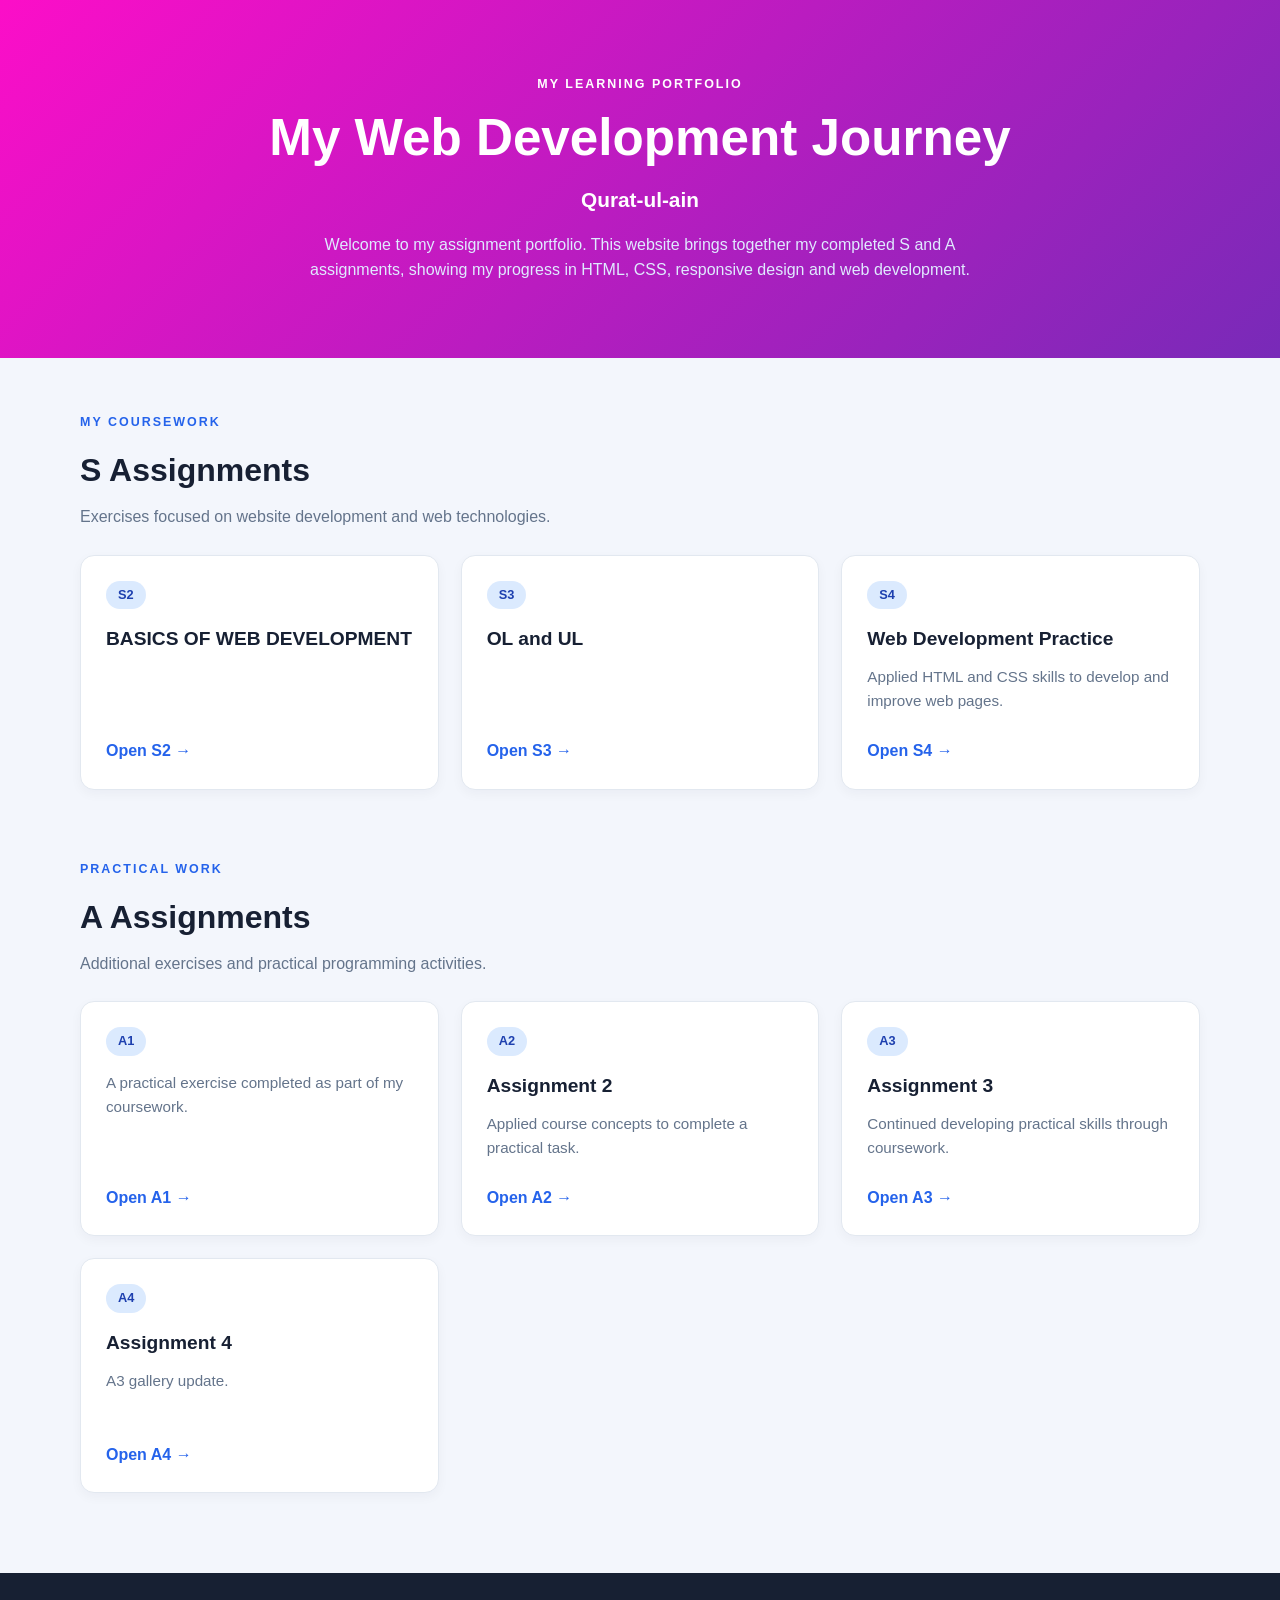
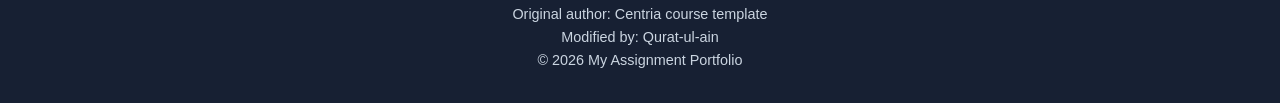
<file: index.html>
<!DOCTYPE html>
<html lang="en">
<head>
    <meta charset="UTF-8">
    <meta name="viewport" content="width=device-width, initial-scale=1.0">

    <title>My Assignments</title>

    <link rel="icon" href="favicon.ico">
</head> 

<style>


/* General page settings */
* {
    margin: 0;
    padding: 0;
    box-sizing: border-box;
}

:root {
    --primary: #2563eb;
    --primary-dark: #1e40af;
    --background: #f3f6fc;
    --card-background: #ffffff;
    --text: #172033;
    --muted: #64748b;
    --border: #e2e8f0;
}

body {
    font-family: Arial, Helvetica, sans-serif;
    background: var(--background);
    color: var(--text);
    line-height: 1.6;
}

.container {
    width: min(1120px, 90%);
    margin: 0 auto;
}

/* Header */
.hero {
    background: linear-gradient(135deg, #fc0ec8, #782ab8);
    color: white;
    padding: 75px 0;
    text-align: center;
}

.eyebrow {
    font-size: 0.78rem;
    font-weight: bold;
    letter-spacing: 2px;
    margin-bottom: 12px;
}

.hero h1 {
    font-size: clamp(2rem, 5vw, 3.2rem);
    line-height: 1.2;
    margin-bottom: 15px;
}

.hero h2 {
    font-size: 1.3rem;
    margin-bottom: 15px;
}

.intro {
    max-width: 680px;
    margin: 0 auto;
    color: #e0eaff;
}


.assignment-section {
    padding: 55px 0 15px;
}

.section-heading {
    margin-bottom: 25px;
}

.section-heading .eyebrow {
    color: var(--primary);
}

.section-heading h2 {
    font-size: 2rem;
    margin-bottom: 8px;
}

.section-heading > p:last-child {
    color: var(--muted);
}

/* Required CSS Grid layout */
.card-grid {
    display: grid;
    grid-template-columns: repeat(3, minmax(0, 1fr));
    gap: 22px;
}

/* Assignment cards */
.assignment-card {
    display: flex;
    flex-direction: column;
    align-items: flex-start;
    background: var(--card-background);
    border: 1px solid var(--border);
    border-radius: 14px;
    padding: 25px;
    min-height: 235px;
    box-shadow: 0 4px 12px rgba(15, 23, 42, 0.04);
    transition: transform 0.2s, box-shadow 0.2s;
}

.assignment-card:hover {
    transform: translateY(-4px);
    box-shadow: 0 12px 25px rgba(15, 23, 42, 0.09);
}

.tag {
    display: inline-block;
    background: #dbeafe;
    color: var(--primary-dark);
    padding: 4px 12px;
    border-radius: 20px;
    font-size: 0.8rem;
    font-weight: bold;
    margin-bottom: 15px;
}

.assignment-card h3 {
    font-size: 1.2rem;
    margin-bottom: 10px;
}

.assignment-card p {
    color: var(--muted);
    font-size: 0.95rem;
    margin-bottom: 20px;
}

.assignment-card a {
    margin-top: auto;
    color: var(--primary);
    text-decoration: none;
    font-weight: bold;
}

.assignment-card a:hover {
    color: var(--primary-dark);
    text-decoration: underline;
}

/* Footer */
footer {
    margin-top: 65px;
    padding: 30px 0;
    background: #172033;
    color: #cbd5e1;
    text-align: center;
    font-size: 0.9rem;
}

/* Medium screens: two columns */
@media (max-width: 900px) {
    .card-grid {
        grid-template-columns: repeat(2, minmax(0, 1fr));
    }
}

/* Small screens: one column */
@media (max-width: 600px) {
    .hero {
        padding: 50px 0;
    }

    .assignment-section {
        padding-top: 40px;
    }

    .card-grid {
        grid-template-columns: 1fr;
    }

    .assignment-card {
        min-height: 210px;
    }

    .section-heading h2 {
        font-size: 1.7rem;
    }
}


</style>

<body>

    <header class="hero">
        <div class="container">
            <p class="eyebrow">MY LEARNING PORTFOLIO</p>
            <h1>My Web Development Journey</h1>
            <h2>Qurat-ul-ain</h2>
            <p class="intro">
                Welcome to my assignment portfolio. This website brings
                together my completed S and A assignments, showing my
                progress in HTML, CSS, responsive design and web development.
            </p>
        </div>
    </header>

    <main class="container">

        <!-- S assignments -->
        <section class="assignment-section">
            <div class="section-heading">
                <p class="eyebrow">MY COURSEWORK</p>
                <h2>S Assignments</h2>
                <p>Exercises focused on website development and web technologies.</p>
            </div>

            <div class="card-grid">



                <article class="assignment-card">
                    <span class="tag">S2</span>
                    <h3>BASICS OF WEB DEVELOPMENT</h3>

                    <a href="https://qurat-ulain123.github.io/s2/">Open S2 &rarr;</a>
                </article>

                <article class="assignment-card">
                    <span class="tag">S3</span>
                    <h3>OL and UL</h3>
                    <a href="https://qurat-ulain123.github.io/s3/">Open S3 &rarr;</a>
                </article>

                <article class="assignment-card">
                    <span class="tag">S4</span>
                    <h3>Web Development Practice</h3>
                    <p>Applied HTML and CSS skills to develop and improve web pages.</p>
                    <a href="https://qurat-ulain123.github.io/s4/">Open S4 &rarr;</a>
                </article>

               
            </div>
        </section>

        <!-- A assignments -->
        <section class="assignment-section">
            <div class="section-heading">
                <p class="eyebrow">PRACTICAL WORK</p>
                <h2>A Assignments</h2>
                <p>Additional exercises and practical programming activities.</p>
            </div>

            <div class="card-grid">

                <article class="assignment-card">
                    <span class="tag">A1</span>
                    <p>A practical exercise completed as part of my coursework.</p>
                    <a href="https://qurat-ulain123.github.io/web-development/A1/">Open A1 &rarr;</a>
                </article>

                <article class="assignment-card">
                    <span class="tag">A2</span>
                    <h3>Assignment 2</h3>
                    <p>Applied course concepts to complete a practical task.</p>
                    <a href="https://qurat-ulain123.github.io/web-development/A2">Open A2 &rarr;</a>
                </article>

                <article class="assignment-card">
                    <span class="tag">A3</span>
                    <h3>Assignment 3</h3>
                    <p>Continued developing practical skills through coursework.</p>
                    <a href="https://qurat-ulain123.github.io/web-development/A3/">Open A3 &rarr;</a>
                </article>
                     <article class="assignment-card">
                    <span class="tag">A4</span>
                    <h3>Assignment 4</h3>
                    <p>A3 gallery update.</p>
                    <a href="https://qurat-ulain123.github.io/web-development/A4/">Open A4 &rarr;</a>
                </article>

            </div>
        </section>

    </main>

    <footer>
        <div class="container">
            <p>Original author: Centria course template</p>
            <p>Modified by: Qurat-ul-ain</p>
            <p>&copy; 2026 My Assignment Portfolio</p>
        </div>
    </footer>

</body>
</html>
</file>
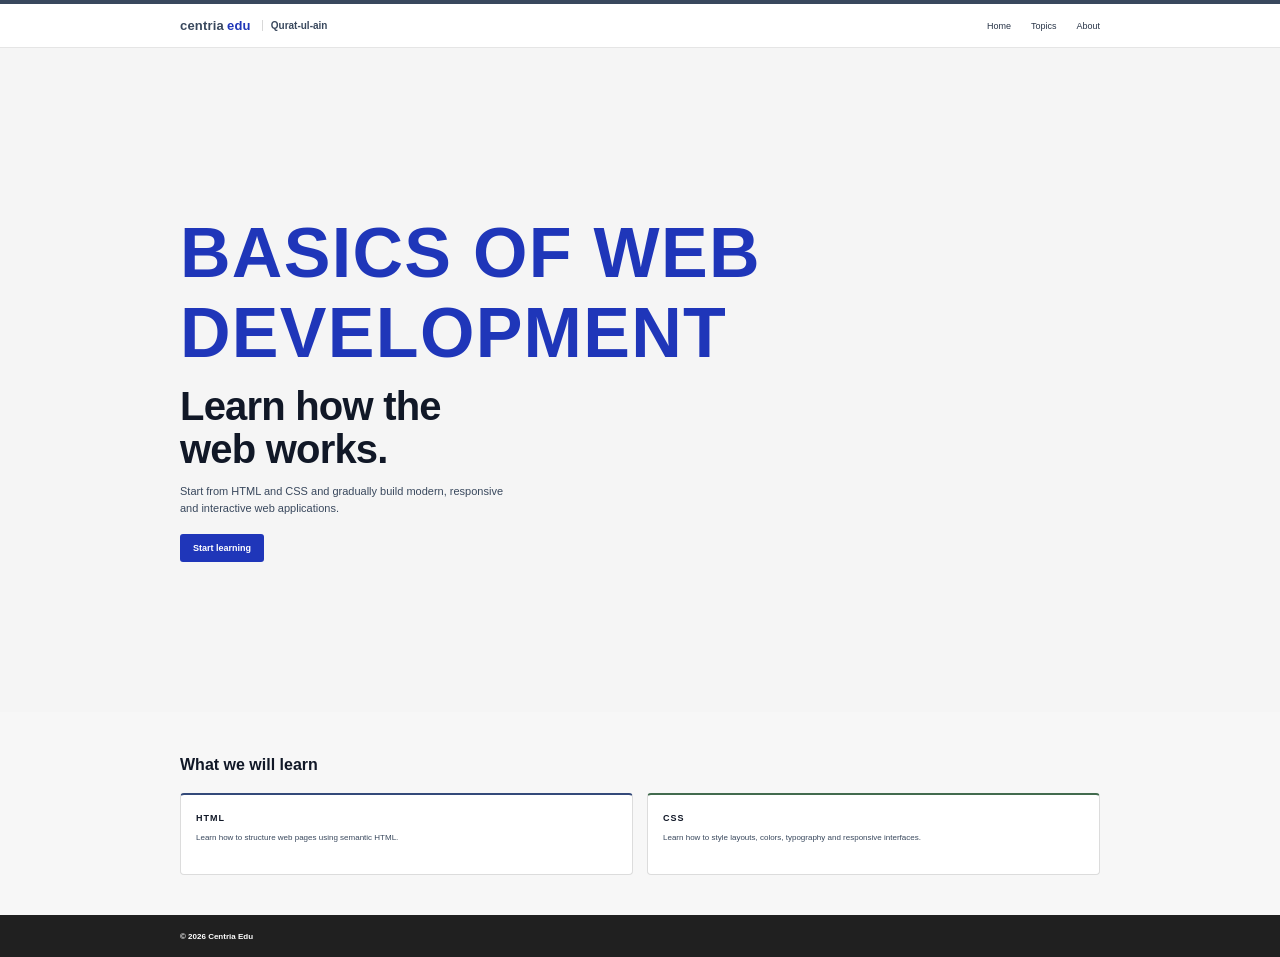
<file: A1/index.html>
<!DOCTYPE html>
<html lang="en">
<head>
    <meta charset="UTF-8">
    <meta name="viewport" content="width=device-width, initial-scale=1.0">
    <title>Centria Edu | Basics of Web Development</title>
    <link rel="stylesheet" href="style.css">
</head>
<body >
 

    <header class="site-header">
        <div class="container header">
            <a href="#" class="logo">
                <span class="centria">centria</span>
                <span class="edu">edu</span>
                <span class="student-name">Qurat-ul-ain</span>
            </a>

            <nav aria-label="Main navigation">
                <a href="#">Home</a>
                <a href="#">Topics</a>
                <a href="#">About</a>
            </nav>
        </div>
    </header>

    <main>
        <section class="hero">
            <div class="container">
                <p class="eyebrow">BASICS OF WEB DEVELOPMENT</p>
                <h1>Learn how the<br>web works.</h1>
                <p class="intro">
                    Start from HTML and CSS and gradually build modern, responsive<br>
                    and interactive web applications.
                </p>
                <a href="#" class="button">Start learning</a>
            </div>
        </section>

        <section class="learning">
            <div class="container">
                <h2>What we will learn</h2>

                <div class="cards">
                    <article class="card html-card">
                        <h3>HTML</h3>
                        <p>Learn how to structure web pages using semantic HTML.</p>
                    </article>

                    <article class="card css-card">
                        <h3>CSS</h3>
                        <p>Learn how to style layouts, colors, typography and responsive interfaces.</p>
                    </article>
                </div>
            </div>
        </section>
    </main>

    <footer class="site-footer">
        <div class="container">
            <p>&copy; 2026 Centria Edu</p>
        </div>
    </footer>
</body>
</html>
</file>
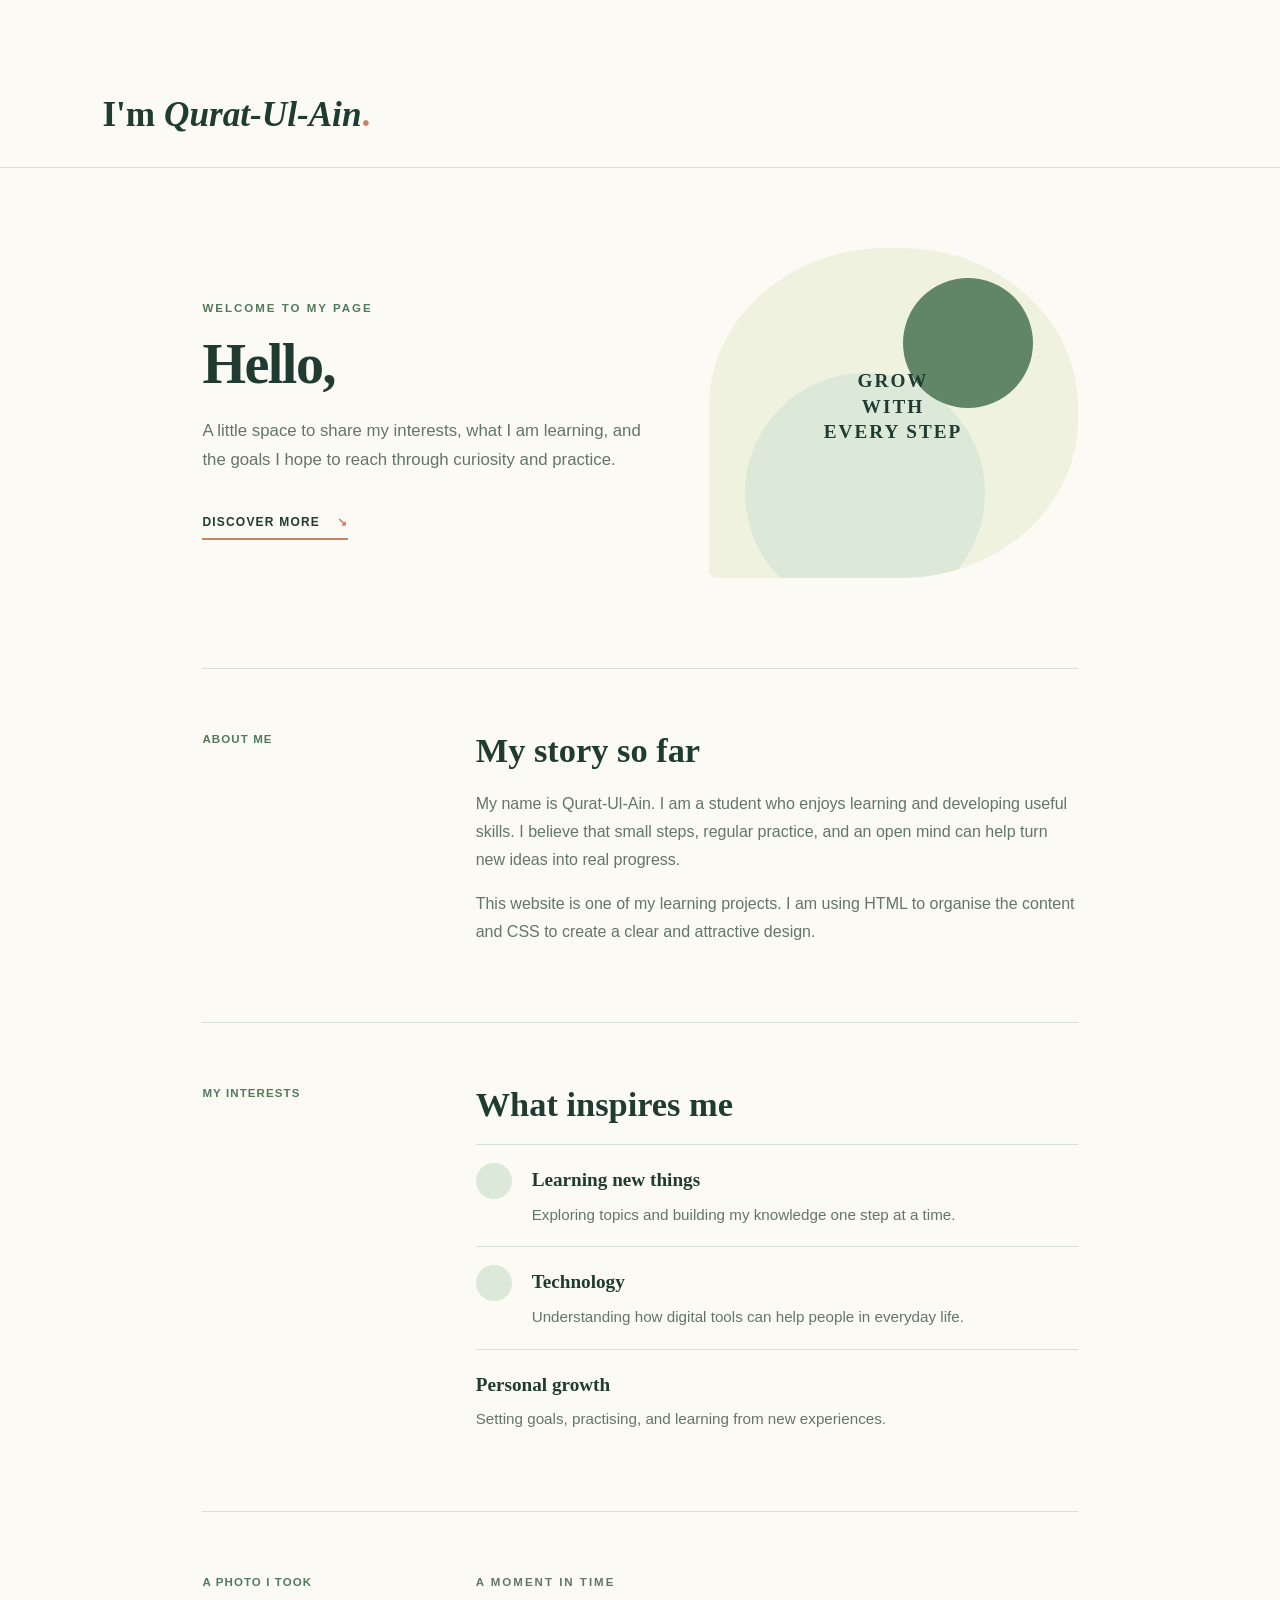
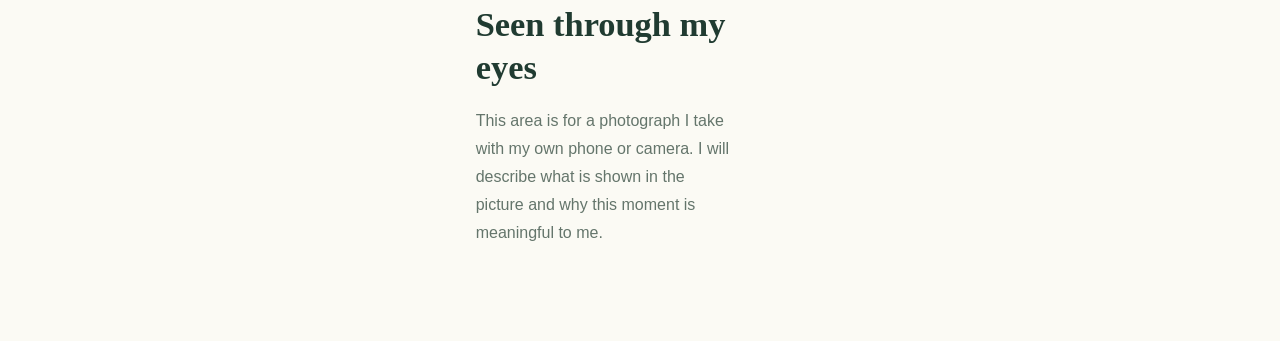
<file: A2/index.html>
<!-- Created by Qurat-Ul-Ain -->
<!DOCTYPE html>
<html lang="en">
<head>
  <meta charset="UTF-8">
  <meta name="viewport" content="width=device-width, initial-scale=1.0">
  <title>Qurat-Ul-Ain | Personal Website</title>
  <link rel="stylesheet" href="style.css">
</head>
<body>
  <header class="masthead" id="top">
    <a class="wordmark" href="#top"><br>I'm <em>Qurat-Ul-Ain</em><span>.</span></a>
    <p></p>
  </header>

  <main>
    <section class="intro">
      <div class="intro-copy">
        <p class="eyebrow">WELCOME TO MY PAGE</p>
        <h1>Hello,</h1>
        <p class="intro-text">A little space to share my interests, what I am learning, and the goals I hope to reach through curiosity and practice.</p>
        <a class="discover-link" href="#about">DISCOVER MORE <span aria-hidden="true">↘</span></a>
      </div>
      <div class="shape-panel" aria-hidden="true">
        <div class="shape shape-large"></div>
        <div class="shape shape-small"></div>
        <div class="shape-caption">GROW<br>WITH<br>EVERY STEP</div>
      </div>
    </section>

    <section class="content-section" id="about">
      <div class="section-tag">ABOUT ME</div>
      <div class="content">
        <h2>My story so far</h2>
        <p>My name is Qurat-Ul-Ain. I am a student who enjoys learning and developing useful skills. I believe that small steps, regular practice, and an open mind can help turn new ideas into real progress.</p>
        <p>This website is one of my learning projects. I am using HTML to organise the content and CSS to create a clear and attractive design.</p>
      </div>
    </section>

    <section class="content-section interests">
      <div class="section-tag">MY INTERESTS</div>
      <div class="content">
        <h2>What inspires me</h2>
        <div class="interest-list">
          <article><span></span><div><h3>Learning new things</h3><p>Exploring topics and building my knowledge one step at a time.</p></div></article>
          <article><span></span><div><h3>Technology</h3><p>Understanding how digital tools can help people in everyday life.</p></div></article>
          <article><div><h3>Personal growth</h3><p>Setting goals, practising, and learning from new experiences.</p></div></article>
        </div>
      </div>
    </section>

    <section class="photo-section">
      <div class="section-tag">A PHOTO I TOOK</div>
      <div class="photo-layout">
        <div class="photo-copy">
          <p class="eyebrow">A MOMENT IN TIME</p>
          <h2>Seen through my eyes</h2>
          <p>This area is for a photograph I take with my own phone or camera. I will describe what is shown in the picture and why this moment is meaningful to me.</p>
        </div>
        
      </div>
     
    </section>
  </main>

  
</body>
</html>
</file>
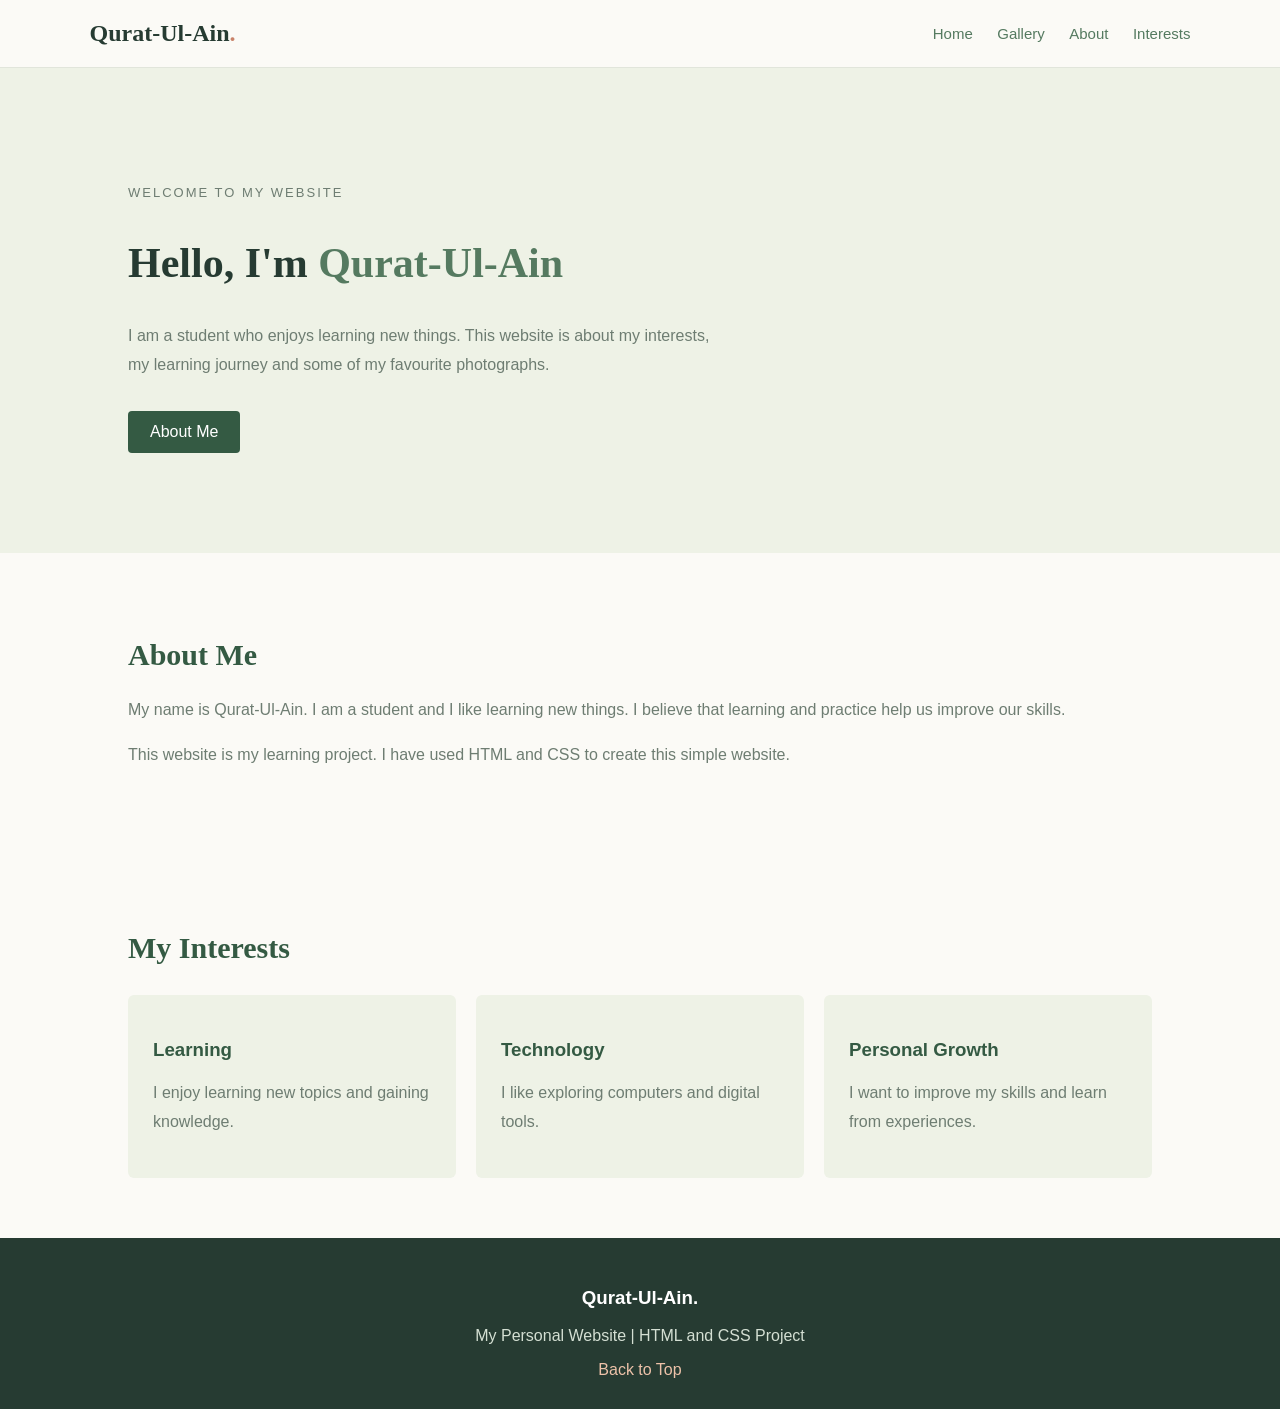
<file: A3/index.html>
<!DOCTYPE html>
<html lang="en">
<head>
    <meta charset="UTF-8">
    <meta name="viewport" content="width=device-width, initial-scale=1.0">

    <title>Qurat-Ul-Ain | Home</title>

    <link rel="stylesheet" href="style.css">
</head>

<body>

    <!-- Navigation Bar -->
    <header>
        <h2>Qurat-Ul-Ain<span>.</span></h2>

        <nav>
            <a href="index.html">Home</a>
            <a href="gallery.html">Gallery</a>
            <a href="#about">About</a>
            <a href="#interests">Interests</a>
        </nav>
    </header>

    <!-- Home Section -->
    <section class="home" id="home">

        <div class="home-text">
            <p class="small-heading">WELCOME TO MY WEBSITE</p>

            <h1>Hello, I'm <span>Qurat-Ul-Ain</span></h1>

            <p>
                I am a student who enjoys learning new things.
                This website is about my interests, my learning
                journey and some of my favourite photographs.
            </p>

            <a href="#about" class="btn">About Me</a>
        </div>

    </section>

    <!-- About Section -->
    <section id="about">

        <h2>About Me</h2>

        <p>
            My name is Qurat-Ul-Ain. I am a student and I like
            learning new things. I believe that learning and
            practice help us improve our skills.
        </p>

        <p>
            This website is my learning project. I have used
            HTML and CSS to create this simple website.
        </p>

    </section>

    <!-- Interests Section -->
    <section id="interests">

        <h2>My Interests</h2>

        <div class="interest-container">

            <div class="interest-box">
                <h3>Learning</h3>
                <p>
                    I enjoy learning new topics and gaining knowledge.
                </p>
            </div>

            <div class="interest-box">
                <h3>Technology</h3>
                <p>
                    I like exploring computers and digital tools.
                </p>
            </div>

            <div class="interest-box">
                <h3>Personal Growth</h3>
                <p>
                    I want to improve my skills and learn from experiences.
                </p>
            </div>

        </div>

    </section>

  
    <!-- Footer -->
    <footer>

        <h3>Qurat-Ul-Ain.</h3>

        <p>My Personal Website | HTML and CSS Project</p>

        <a href="#home">Back to Top</a>

    </footer>

</body>
</html>
</file>
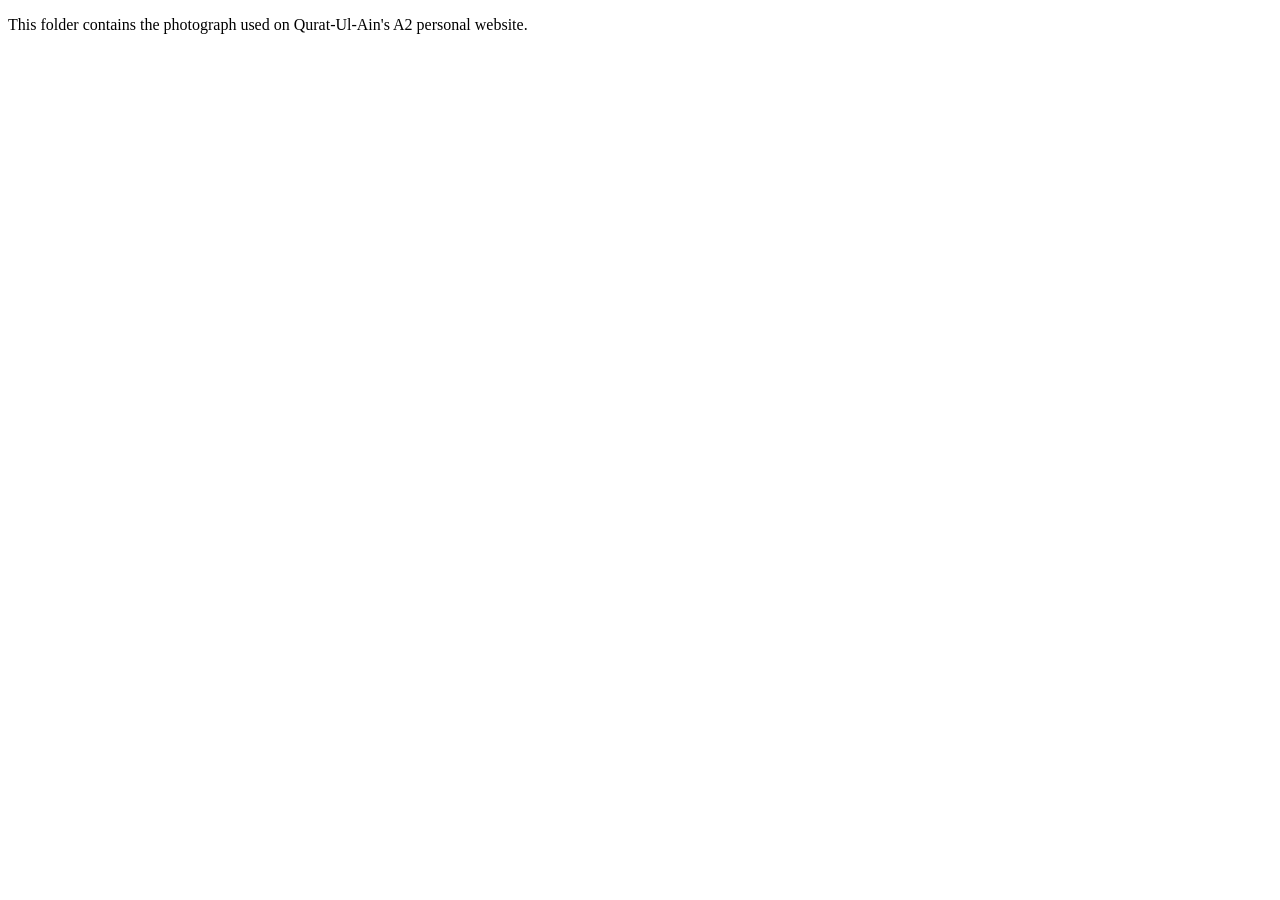
<file: A2/images/index.html>
<!-- Created by Qurat-Ul-Ain -->
<!DOCTYPE html>
<html lang="en">
<head>
  <meta charset="UTF-8">
  <meta name="viewport" content="width=device-width, initial-scale=1.0">
  <title>Images Folder</title>
</head>
<body>
  <p>This folder contains the photograph used on Qurat-Ul-Ain's A2 personal website.</p>
</body>
</html>
</file>
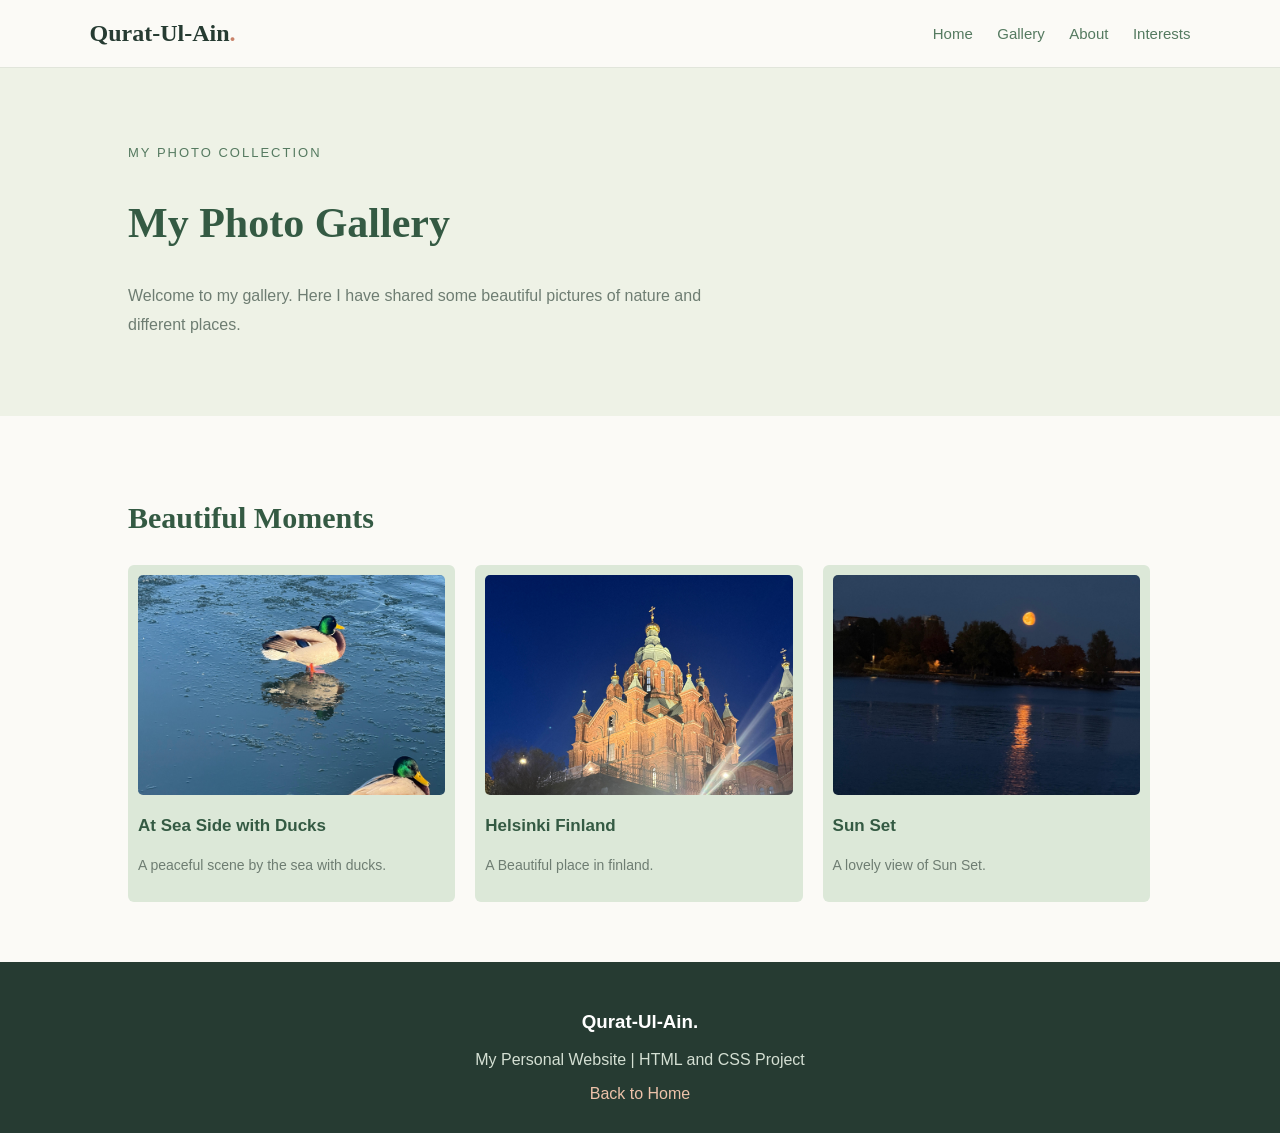
<file: A3/gallery.html>
<!DOCTYPE html>
<html lang="en">
<head>
    <meta charset="UTF-8">
    <meta name="viewport" content="width=device-width, initial-scale=1.0">

    <title>Qurat-Ul-Ain | Gallery</title>

    <link rel="stylesheet" href="style.css">
</head>

<body>

    <!-- Navigation Bar -->
    <header>

        <h2>Qurat-Ul-Ain<span>.</span></h2>

        <nav>
            <a href="index.html">Home</a>
            <a href="gallery.html">Gallery</a>
            <a href="index.html#about">About</a>
            <a href="index.html#interests">Interests</a>
        </nav>

    </header>

    <!-- Gallery Introduction -->
    <section class="gallery-hero">

        <p class="small-heading">MY PHOTO COLLECTION</p>

        <h1>My Photo Gallery</h1>

        <p>
            Welcome to my gallery. Here I have shared some
            beautiful pictures of nature and different places.
        </p>

    </section>

    <!-- Gallery Images -->
    <section class="gallery-section">

        <h2>Beautiful Moments</h2>

        <div class="gallery-container">

            <div class="gallery-box">
                <img src="image/1.jpeg" alt="At Sea Side with Ducks">
                <h3>At Sea Side with Ducks</h3>
                <p>A peaceful scene by the sea with ducks.</p>
            </div>

            <div class="gallery-box">
                <img src="image/2.jpeg" alt="Helsinki Finland">
                <h3>Helsinki Finland </h3>
                <p>A Beautiful place in finland.</p>
            </div>

            <div class="gallery-box">
                <img src="image/3.jpeg" alt="Sun Set">
                <h3>Sun Set</h3>
                <p>A lovely view of Sun Set.</p>
            </div>



        </div>

    </section>

    <!-- Footer -->
    <footer>

        <h3>Qurat-Ul-Ain.</h3>

        <p>My Personal Website | HTML and CSS Project</p>

        <a href="index.html">Back to Home</a>

    </footer>

</body>
</html>
</file>
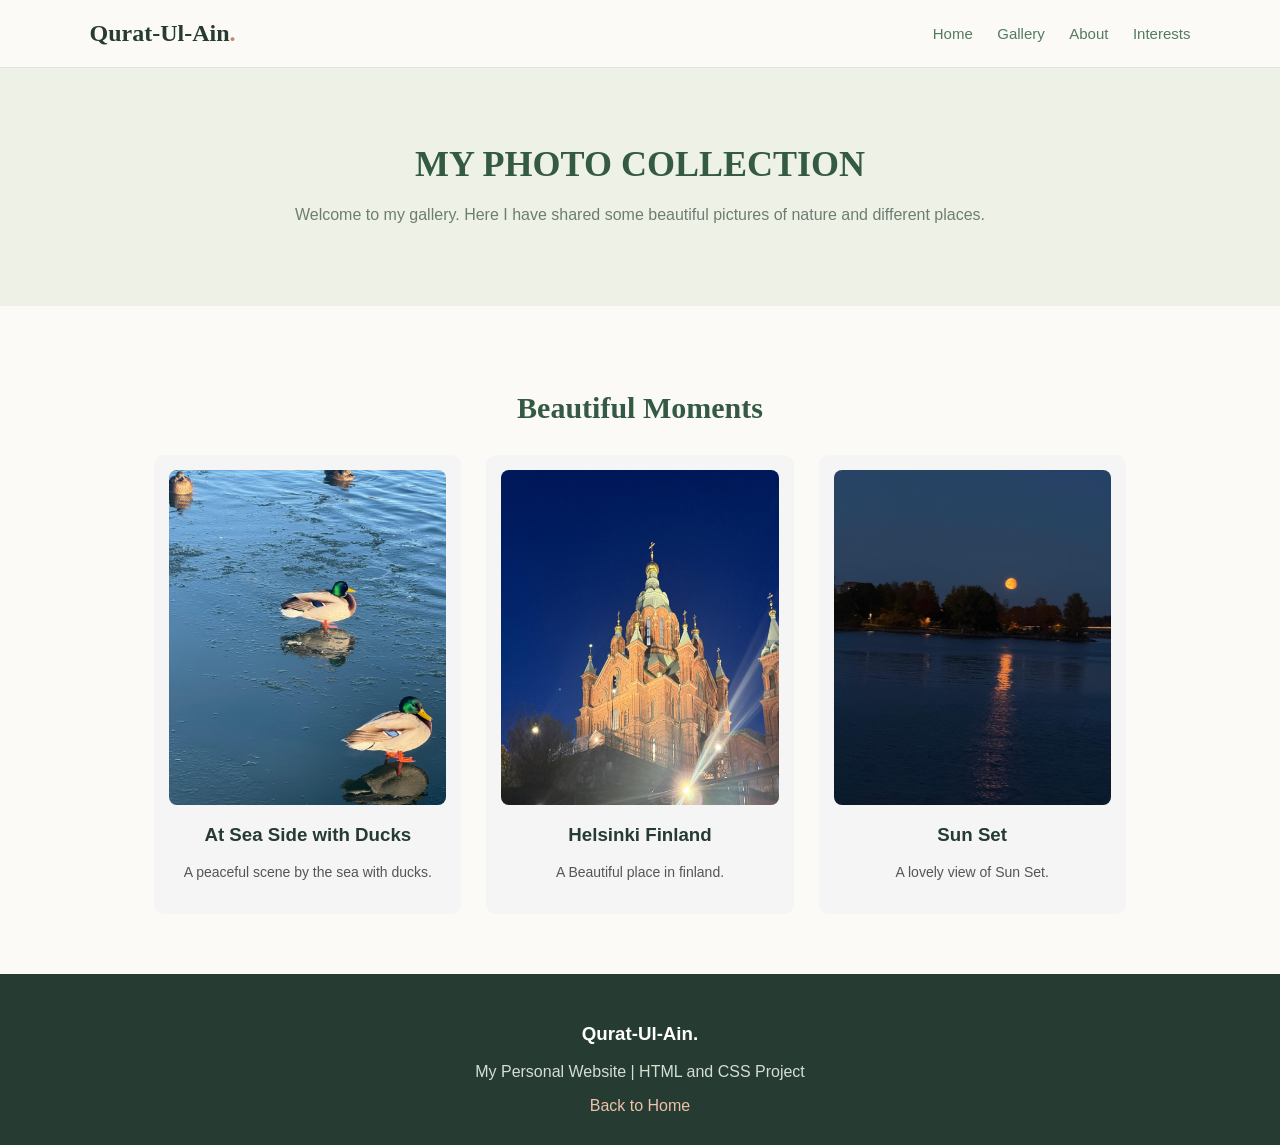
<file: A4/gallery.html>
<!DOCTYPE html>
<html lang="en">
<head>
    <meta charset="UTF-8">
    <meta name="viewport" content="width=device-width, initial-scale=1.0">

    <title>Qurat-Ul-Ain | Gallery</title>

    <link rel="stylesheet" href="style.css">
</head>

<body>

    <!-- Navigation Bar -->
    <header>

        <h2>Qurat-Ul-Ain<span>.</span></h2>

        <nav>
            <a href="index.html">Home</a>
            <a href="gallery.html">Gallery</a>
            <a href="index.html#about">About</a>
            <a href="index.html#interests">Interests</a>
        </nav>

    </header>

    <!-- Gallery Introduction -->
    <section class="gallery-hero">


        <h1>MY PHOTO COLLECTION</h1>

        <p>
            Welcome to my gallery. Here I have shared some
            beautiful pictures of nature and different places.
        </p>

    </section>

    <!-- Gallery Images -->
    <section class="gallery-section">

        <h2>Beautiful Moments</h2>

        <div class="gallery-container">

            <div class="gallery-box">
                <img src="image/1.jpeg" alt="At Sea Side with Ducks">
                <h3>At Sea Side with Ducks</h3>
                <p>A peaceful scene by the sea with ducks.</p>
            </div>

            <div class="gallery-box">
                <img src="image/2.jpeg" alt="Helsinki Finland">
                <h3>Helsinki Finland </h3>
                <p>A Beautiful place in finland.</p>
            </div>

            <div class="gallery-box">
                <img src="image/3.jpeg" alt="Sun Set">
                <h3>Sun Set</h3>
                <p>A lovely view of Sun Set.</p>
            </div>



        </div>

    </section>

    <!-- Footer -->
    <footer>

        <h3>Qurat-Ul-Ain.</h3>

        <p>My Personal Website | HTML and CSS Project</p>

        <a href="index.html">Back to Home</a>

    </footer>

</body>
</html>
</file>
<file: A1/style.css>
* {
    box-sizing: border-box;
}

html,
body {
    margin: 0;
    padding: 0; 
    background-color: whitesmoke;
}

body {
    font-family: Arial, Helvetica, sans-serif;
    color: #111827;

    font-size: 12px;
}

.container {
    width: 84%;
    max-width: 920px;
    margin: 0 auto;
}

.site-header {
    height: 48px;
    border-top: 4px solid #39485d;
    border-bottom: 1px solid #e5e5e5;
    background: #ffffff;
}

.header {
    height: 43px;
    display: flex;
    align-items: center;
    justify-content: space-between;
}

.logo {
    display: inline-flex;
    align-items: center;
    gap: 3px;
    color: #39485d;
    font-size: 13px;
    font-weight: 700;
    letter-spacing: 0.2px;
    text-decoration: none;
    white-space: nowrap;
}

.logo .edu {
    color: #1f36b9;
}

.logo .student-name {
    margin-left: 8px;
    padding-left: 8px;
    border-left: 1px solid #d8d8d8;
    color: #39485d;
    font-size: 10px;
    font-weight: 600;
    letter-spacing: 0;
}

nav {
    display: flex;
    gap: 20px;
}

nav a {
    color: #283447;
    font-size: 9px;
    text-decoration: none;
}

.hero {
    min-height: 664px;
    display: flex;
    align-items: center;
    padding: 95px 0 105px;
}

.hero .container {
    padding-top: 25px;
}

.eyebrow {
    margin: 0 0 12px;
    color: #1f36b9;
    font-size: 70px;
    font-weight: 700;
    letter-spacing: 1.3px;
}

h1 {
    margin: 0 0 12px;
    font-size: 40px;
    line-height: 1.08;
    letter-spacing: -0.8px;
    font-weight: 700;
}

.intro {
    margin: 0 0 17px;
    color: #39485d;
    font-size: 11px;
    line-height: 1.55;
}

.button {
    display: inline-block;
    padding: 9px 13px;
    border-radius: 3px;
    background: #1f36b9;
    color: #ffffff;
    font-size: 9px;
    font-weight: 700;
    text-decoration: none;
}

.learning {
    background: #f7f7f7;
    padding: 43px 0 40px;
}

.learning h2 {
    margin: 0 0 19px;
    font-size: 16px;
    line-height: 1.2;
}

.cards {
    display: flex;
    gap: 14px;
}

.card {
    flex: 1;
    min-height: 82px;
    padding: 18px 15px;
    border: 1px solid #dcdcdc;
    border-radius: 4px;
    background: #ffffff;
}

.html-card {
    border-top: 2px solid #344a7a;
}

.css-card {
    border-top: 2px solid #426b4e;
}

.card h3 {
    margin: 0 0 9px;
    font-size: 9px;
    letter-spacing: 1px;
}

.card p {
    margin: 0;
    color: #39485d;
    font-size: 8px;
    line-height: 1.5;
}

.site-footer {
    min-height: 42px;
    display: flex;
    align-items: center;
    background: #202020;
    color: #ffffff;
}


.site-footer p {
    margin: 0;
    font-size: 8px;
    font-weight: 700;
}

@media (max-width: 650px) {
    .container {
        width: 86%;
    }

    .hero {
        min-height: 560px;
        padding: 70px 0;
    }

    h1 {
        font-size: 34px;
    }

    .intro br {
        display: none;
    }

    .cards {
        flex-direction: column;
    }

    .header-inner {
        gap: 10px;
    }

    .logo .student-name {
        font-size: 8px;
        margin-left: 4px;
        padding-left: 4px;
    }

    nav {
        gap: 12px;
    }
}
</file>
<file: A2/style.css>
:root {
  --ink: #203b31;
  --muted: #64756b;
  --green: #527a5a;
  --sage: #dce8d8;
  --lime: #eef2df;
  --paper: #fbfaf4;
  --line: #d9e1d4;
  --clay: #c78362;
}

* {
  box-sizing: border-box;
}

html {
  scroll-behavior: smooth;
}

body {
  margin: 0;
  background: var(--paper);
  color: var(--ink);
  font-family: "Trebuchet MS", Arial, sans-serif;
  line-height: 1.75;
}

.masthead {
  display: flex;
  align-items: center;
  justify-content: space-between;
  padding: 22px 8%;
  border-bottom: 1px solid var(--line);
}

.wordmark {
  color: var(--ink);
  font-family: Georgia, serif;
  font-size: 2.2rem;
  font-weight: bold;
  text-decoration: none;
}

.wordmark span {
  color: var(--clay);
}

.masthead p {
  color: var(--muted);
  font-size: 0.68rem;
  font-weight: bold;
  letter-spacing: 2px;
}

main {
  max-width: 1080px;
  margin: 0 auto;
  padding: 0 8%;
}

.intro {
  display: grid;
  grid-template-columns: 1.1fr 0.9fr;
  gap: 55px;
  align-items: center;
  padding: 80px 0 90px;
}

.eyebrow {
  color: var(--green);
  font-size: 0.72rem;
  font-weight: bold;
  letter-spacing: 2px;
}

.intro h1 {
  margin: 15px 0 20px;
  font-family: Georgia, serif;
  font-size: 3.5rem;
  line-height: 1.12;
  letter-spacing: -1.5px;
}

.intro h1 em {
  color: var(--green);
  font-weight: normal;
}

.intro-text {
  max-width: 500px;
  color: var(--muted);
  font-size: 1.05rem;
}

.discover-link {
  display: inline-block;
  margin-top: 20px;
  padding-bottom: 5px;
  color: var(--ink);
  font-size: 0.75rem;
  font-weight: bold;
  letter-spacing: 1.2px;
  text-decoration: none;
  border-bottom: 2px solid var(--clay);
}

.discover-link span {
  margin-left: 12px;
  color: var(--clay);
}

.shape-panel {
  position: relative;
  min-height: 330px;
  overflow: hidden;
  background: var(--lime);
  border-radius: 48% 48% 48% 8px;
}

.shape {
  position: absolute;
  border-radius: 50%;
}

.shape-large {
  width: 240px;
  height: 240px;
  left: 10%;
  bottom: -35px;
  background: var(--sage);
}

.shape-small {
  width: 130px;
  height: 130px;
  right: 12%;
  top: 30px;
  background: var(--green);
  opacity: 0.9;
}

.shape-caption {
  position: absolute;
  top: 48%;
  left: 50%;
  transform: translate(-50%, -50%);
  color: var(--ink);
  font-family: Georgia, serif;
  font-size: 1.2rem;
  font-weight: bold;
  letter-spacing: 2px;
  line-height: 1.35;
  text-align: center;
}

.content-section {
  display: grid;
  grid-template-columns: 0.55fr 1.45fr;
  gap: 45px;
  padding: 60px 0;
  border-top: 1px solid var(--line);
}

.section-tag {
  color: var(--green);
  font-size: 0.72rem;
  font-weight: bold;
  letter-spacing: 1.1px;
}

.content h2,
.photo-copy h2 {
  margin: 0 0 18px;
  font-family: Georgia, serif;
  font-size: 2.15rem;
  line-height: 1.25;
}

.content p,
.photo-copy p {
  color: var(--muted);
}

.interest-list article {
  display: flex;
  gap: 20px;
  padding: 18px 0;
  border-top: 1px solid var(--line);
}

.interest-list article > span {
  display: grid;
  place-items: center;
  flex: 0 0 36px;
  width: 36px;
  height: 36px;
  border-radius: 50%;
  background: var(--sage);
  color: var(--green);
  font-size: 0.8rem;
  font-weight: bold;
}

.interest-list h3 {
  margin: 0 0 5px;
  font-family: Georgia, serif;
  font-size: 1.2rem;
}

.interest-list p {
  margin: 0;
  font-size: 0.95rem;
}

.photo-section {
  display: grid;
  grid-template-columns: 0.55fr 1.45fr;
  gap: 45px;
  padding: 60px 0 78px;
  border-top: 1px solid var(--line);
}

.photo-layout {
  display: grid;
  grid-template-columns: 0.9fr 1.1fr;
  gap: 25px;
  align-items: center;
}

.photo-copy .eyebrow {
  margin-top: 0;
}

.photo-placeholder {
  min-height: 230px;
  display: flex;
  flex-direction: column;
  justify-content: center;
  align-items: center;
  padding: 25px;
  background: var(--lime);
  border: 1px dashed #8ba58b;
  border-radius: 45% 45% 10px 10px;
  text-align: center;
}

.photo-symbol {
  color: var(--clay);
  font-size: 2.6rem;
}

.photo-placeholder p {
  margin-bottom: 0;
  color: var(--muted);
  font-size: 0.8rem;
}

code {
  padding: 2px 5px;
  background: white;
  border-radius: 3px;
}

.personal-photo {
  display: block;
  width: 100%;
  height: auto;
  max-height: 420px;
  object-fit: cover;
  border-radius: 45% 45% 8px 8px;
}

footer {
  display: flex;
  justify-content: space-between;
  align-items: center;
  gap: 18px;
  padding: 25px 8%;
  background: var(--ink);
  color: white;
}

footer span {
  font-size: 0.78rem;
  font-weight: bold;
  letter-spacing: 1.5px;
}

footer p,
footer a {
  font-size: 0.75rem;
}

footer p {
  color: #d3dfd4;
}

footer a {
  color: #e5b69a;
  text-decoration: none;
  font-weight: bold;
}

@media (max-width: 720px) {
  .masthead {
    align-items: flex-start;
    flex-direction: column;
    gap: 5px;
  }

  .intro,
  .content-section,
  .photo-section,
  .photo-layout {
    grid-template-columns: 1fr;
    gap: 22px;
  }

  .intro {
    padding: 48px 0;
  }

  .intro h1 {
    font-size: 2.7rem;
  }

  .shape-panel {
    min-height: 250px;
  }

  footer {
    align-items: flex-start;
    flex-direction: column;
  }
}
</file>
<file: A3/style.css>
/* Basic Settings */
* {
    box-sizing: border-box;
}

html {
    scroll-behavior: smooth;
}

body {
    margin: 0;
    font-family: Arial, sans-serif;
    background-color: #fbfaf6;
    color: #263b32;
}

/* Navigation Bar */
header {
    background-color: #fbfaf6;
    padding: 20px 7%;
    display: flex;
    justify-content: space-between;
    align-items: center;
    border-bottom: 1px solid #e1e5db;
}

header h2 {
    font-family: Georgia, serif;
    margin: 0;
}

header h2 span {
    color: #c98269;
}

nav a {
    text-decoration: none;
    color: #557a60;
    margin-left: 20px;
    font-size: 15px;
}

nav a:hover {
    color: #345a43;
}

/* Home Section */
.home {
    padding: 100px 10%;
    background-color: #eef2e6;
    min-height: 400px;
    display: flex;
    align-items: center;
}

.home-text {
    max-width: 600px;
}

.small-heading {
    color: #557a60;
    letter-spacing: 2px;
    font-size: 13px;
}

.home h1 {
    font-size: 42px;
    font-family: Georgia, serif;
}

.home h1 span {
    color: #557a60;
}

.home-text p {
    color: #6e7d72;
    line-height: 1.8;
}

/* Buttons */
.btn {
    display: inline-block;
    background-color: #345a43;
    color: white;
    padding: 12px 22px;
    text-decoration: none;
    margin-top: 15px;
    border-radius: 4px;
}

.btn:hover {
    background-color: #557a60;
}

/* Common Sections */
section:not(.home) {
    padding: 60px 10%;
}

section h2 {
    font-family: Georgia, serif;
    font-size: 30px;
    color: #345a43;
}

section p {
    line-height: 1.8;
    color: #6e7d72;
}

/* Interests */
.interest-container {
    display: flex;
    gap: 20px;
    margin-top: 30px;
}

.interest-box {
    background-color: #eef2e6;
    padding: 25px;
    flex: 1;
    border-radius: 6px;
}

.interest-box h3 {
    color: #345a43;
}

/* Gallery Link Section */
.gallery-link {
    background-color: #f2dfd8;
}

/* Gallery Page Introduction */
.gallery-hero {
    background-color: #eef2e6;
    padding: 70px 10%;
}

.gallery-hero h1 {
    font-family: Georgia, serif;
    font-size: 42px;
    color: #345a43;
}

.gallery-hero p {
    max-width: 600px;
}

/* Gallery Images */
.gallery-section {
    padding: 60px 10%;
}

.gallery-container {
    display: flex;
    flex-wrap: wrap;
    gap: 20px;
    margin-top: 30px;
}

.gallery-box {
    width: calc(33.33% - 14px);
    background-color: #dce8d8;
    padding: 10px;
    border-radius: 6px;
}

.gallery-box img {
    width: 100%;
    height: 220px;
    object-fit: cover;
    border-radius: 5px;
}

.gallery-box h3 {
    color: #345a43;
    font-size: 17px;
}

.gallery-box p {
    font-size: 14px;
}

/* Footer */
footer {
    background-color: #263b32;
    color: white;
    text-align: center;
    padding: 30px;
}

footer p {
    color: #d4dfd3;
}

footer a {
    color: #edc2a9;
    text-decoration: none;
}

/* Mobile Design */
@media (max-width: 700px) {

    header {
        flex-direction: column;
        gap: 15px;
    }

    nav a {
        margin: 5px;
    }

    .home {
        padding: 60px 7%;
    }

    .home h1 {
        font-size: 32px;
    }

    section:not(.home) {
        padding: 40px 7%;
    }

    .interest-container {
        flex-direction: column;
    }

    .gallery-box {
        width: calc(50% - 10px);
    }

    .gallery-hero {
        padding: 50px 7%;
    }

    .gallery-hero h1 {
        font-size: 32px;
    }
}

/* Small Mobile Screens */
@media (max-width: 480px) {

    .gallery-box {
        width: 100%;
    }

}
</file>
<file: A4/style.css>
/* Basic Settings */
* {
    box-sizing: border-box;
}

html {
    scroll-behavior: smooth;
}

body {
    margin: 0;
    font-family: Arial, sans-serif;
    background-color: #fbfaf6;
    color: #263b32;
}

/* Navigation Bar */
header {
    background-color: #fbfaf6;
    padding: 20px 7%;
    display: flex;
    justify-content: space-between;
    align-items: center;
    border-bottom: 1px solid #e1e5db;
}

header h2 {
    font-family: Georgia, serif;
    margin: 0;
}

header h2 span {
    color: #c98269;
}

nav a {
    text-decoration: none;
    color: #557a60;
    margin-left: 20px;
    font-size: 15px;
}

nav a:hover {
    color: #345a43;
}

/* Home Section */
.home {
    padding: 100px 10%;
    background-color: #eef2e6;
    min-height: 400px;
    display: flex;
    align-items: center;
}

.home-text {
    max-width: 600px;
}

.small-heading {
    color: #557a60;
    letter-spacing: 2px;
    font-size: 13px;
}

.home h1 {
    font-size: 42px;
    font-family: Georgia, serif;
}

.home h1 span {
    color: #557a60;
}

.home-text p {
    color: #6e7d72;
    line-height: 1.8;
}

/* Buttons */
.btn {
    display: inline-block;
    background-color: #345a43;
    color: white;
    padding: 12px 22px;
    text-decoration: none;
    margin-top: 15px;
    border-radius: 4px;
}

.btn:hover {
    background-color: #557a60;
}

/* Common Sections */
section:not(.home) {
    padding: 60px 10%;
}

section h2 {
    font-family: Georgia, serif;
    font-size: 30px;
    color: #345a43;
}

section p {
    line-height: 1.8;
    color: #6e7d72;
}

/* Interests */
.interest-container {
    display: flex;
    gap: 20px;
    margin-top: 30px;
}

.interest-box {
    background-color: #eef2e6;
    padding: 25px;
    flex: 1;
    border-radius: 6px;
}

.interest-box h3 {
    color: #345a43;
}

/* Gallery Link Section */
.gallery-link {
    background-color: #f2dfd8;
}

/* Gallery Page Introduction */
.gallery-hero {
    background-color: #eef2e6;
    padding: 70px 10%;
}

.gallery-hero h1 {
    font-family: Georgia, serif;
    font-size: 42px;
    color: #345a43;
}

.gallery-hero p {
    max-width: auto;
}

/* Gallery Introduction */
.gallery-hero {
    text-align: center;
    padding: 60px 20px;
}

.gallery-hero h1 {
    font-size: 36px;
    margin: 15px 0;
}

.small-heading {
    color: orange;
}

/* Gallery Section */
.gallery-section {
    padding: 40px 8%;
    text-align: center;
}

.gallery-section h2 {
    margin-bottom: 30px;
}

/* Gallery Container */
.gallery-container {
    display: flex;
    flex-wrap: wrap;
    justify-content: center;
    gap: 25px;
}

/* Gallery Box */
.gallery-box {
    width: 30%;
    background-color: #f5f5f5;
    padding: 15px;
    border-radius: 10px;
}

/* Gallery Images */
.gallery-box img {
    width: 100%;
    height: 335px;
    object-fit: fill;
    border-radius: 8px;
}

.gallery-box h3 {
    margin: 15px 0 8px;
}

.gallery-box p {
    font-size: 14px;
    color: #555;
}

/* Tablet */
@media (max-width: 900px) {
    .gallery-box {
        width: 45%;
    }
}

/* Mobile */
@media (max-width: 600px) {
    .gallery-hero h1 {
        font-size: 28px;
        text-align: center;
    }

    .gallery-box {
        width: 100%;
    }

    .gallery-box img {
        height: 220px;
    }
}


/* Footer */
footer {
    background-color: #263b32;
    color: white;
    text-align: center;
    padding: 30px;
}

footer p {
    color: #d4dfd3;
}

footer a {
    color: #edc2a9;
    text-decoration: none;
}

/* Mobile Design */
@media (max-width: 700px) {

    header {
        flex-direction: column;
        gap: 15px;
    }

    nav a {
        margin: 5px;
    }

    .home {
        padding: 60px 7%;
    }

    .home h1 {
        font-size: 32px;
    }

    section:not(.home) {
        padding: 40px 7%;
    }

    .interest-container {
        flex-direction: column;
    }

    .gallery-box {
        width: calc(50% - 10px);
    }

    .gallery-hero {
        padding: 50px 7%;
    }

    .gallery-hero h1 {
        font-size: 32px;
    }
}

/* Small Mobile Screens */
@media (max-width: 480px) {

    .gallery-box {
        width: 100%;
    }

}
</file>
